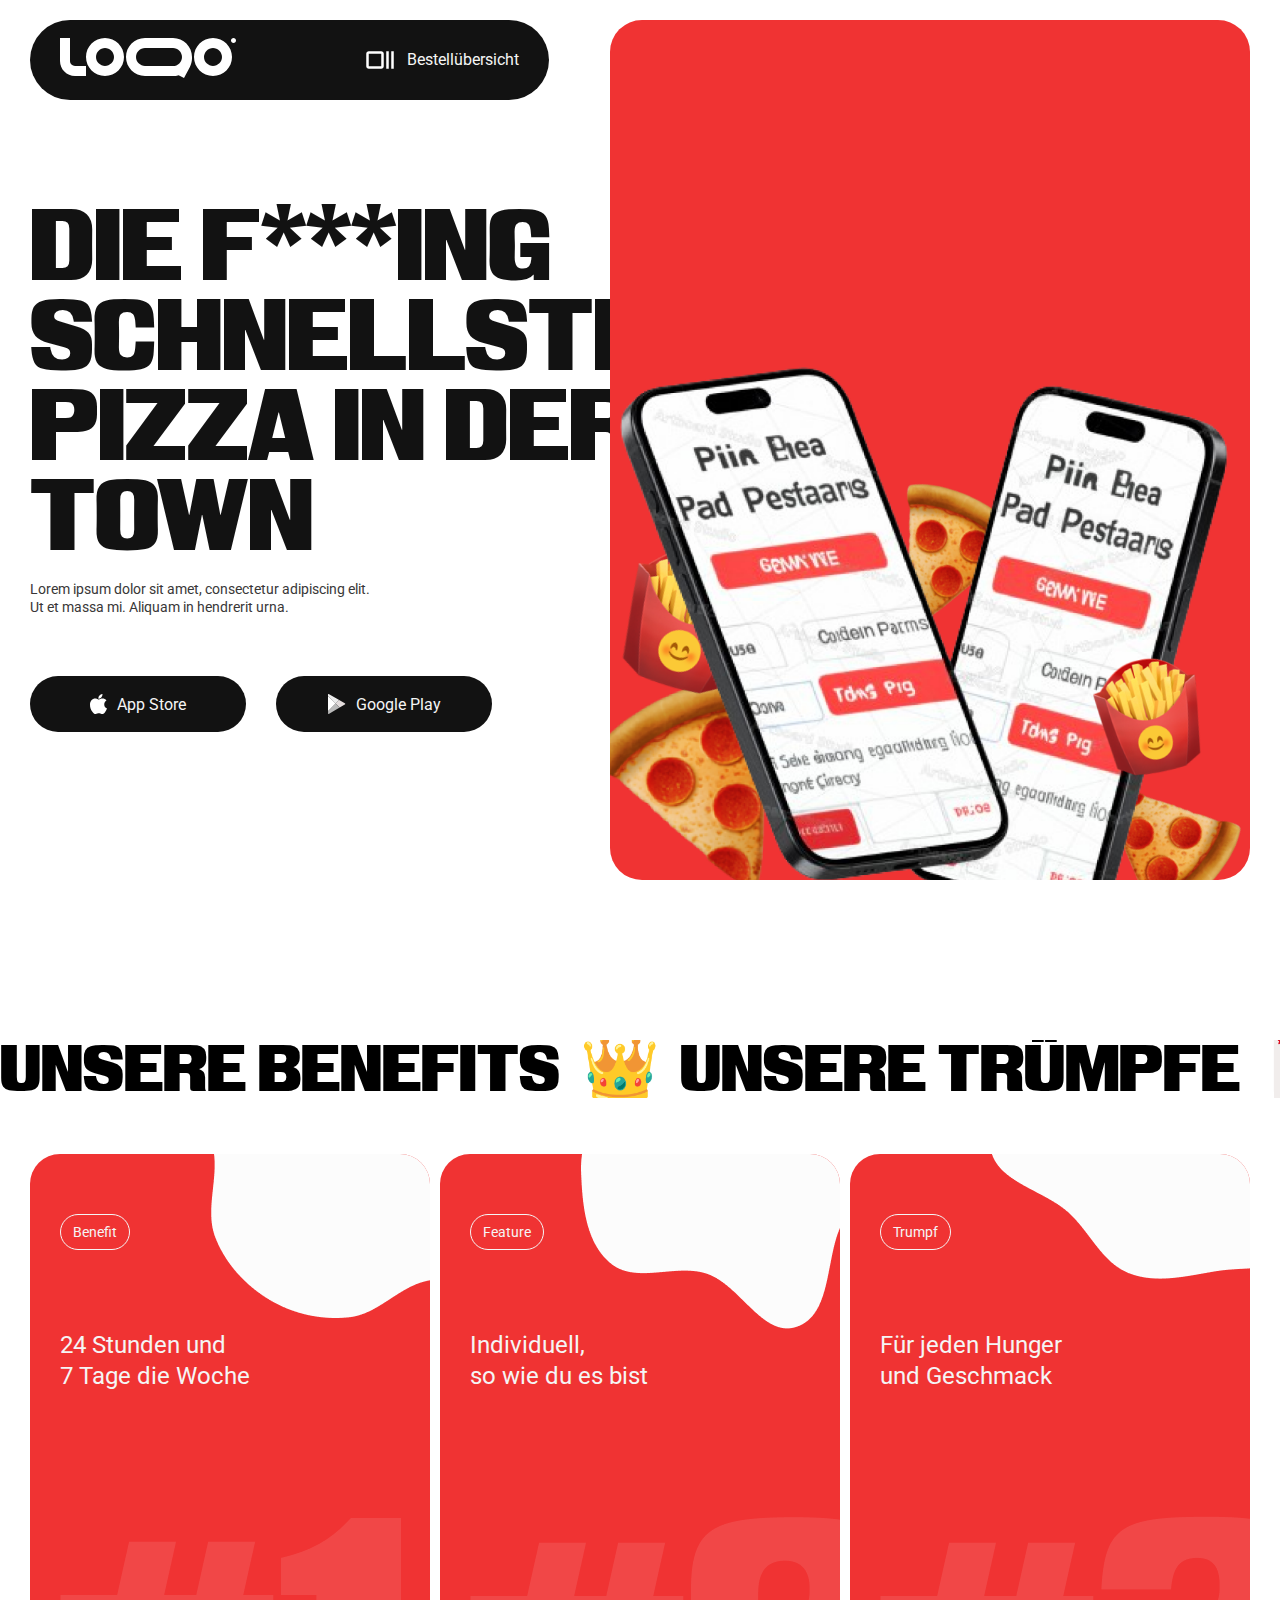
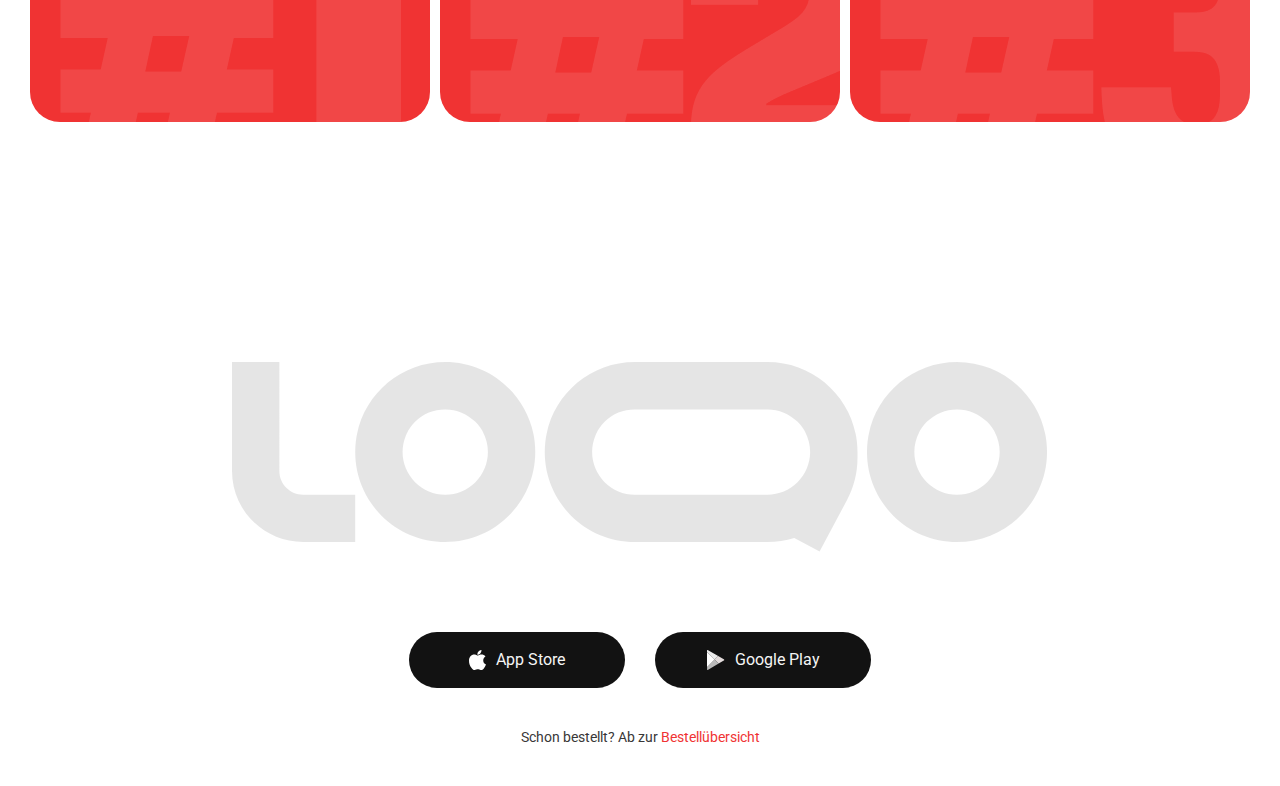
<file: index.html>
<!DOCTYPE html>
<html lang="en">
  <head>
    <meta charset="UTF-8" />
    <meta name="viewport" content="width=device-width, initial-scale=1.0" />
    <link rel="preconnect" href="https://fonts.googleapis.com" />
    <link rel="preconnect" href="https://fonts.gstatic.com" crossorigin />
    <link
      href="https://fonts.googleapis.com/css2?family=Roboto:wght@400;500&display=swap"
      rel="stylesheet"
    />
    <link rel="stylesheet" href="./styles/base.css" type="text/css" />
    <link rel="stylesheet" href="./styles/home.css" type="text/css" />
    <title>LoqoPizza - Fastest Pizza in Town</title>
  </head>
  <body>
    <section class="s-h_fullScreen">
      <div class="s-h_left">
        <nav class="p-nav">
          <a href="/index.html" class="n-logo_wr">
            <svg
              width="176"
              height="40"
              viewBox="0 0 176 40"
              fill="none"
              xmlns="http://www.w3.org/2000/svg"
            >
              <g clip-path="url(#clip0_16_68)">
                <path
                  fill-rule="evenodd"
                  clip-rule="evenodd"
                  d="M15 28C13.6739 28 12.4021 27.4732 11.4645 26.5355C10.5268 25.5979 10 24.3261 10 23V0H0V23C0 31.284 6.716 38 15 38H26V28H15ZM45 10C43.8181 10 42.6478 10.2328 41.5558 10.6851C40.4639 11.1374 39.4718 11.8003 38.636 12.636C37.8003 13.4718 37.1374 14.4639 36.6851 15.5558C36.2328 16.6478 36 17.8181 36 19C36 20.1819 36.2328 21.3522 36.6851 22.4442C37.1374 23.5361 37.8003 24.5282 38.636 25.364C39.4718 26.1997 40.4639 26.8626 41.5558 27.3149C42.6478 27.7672 43.8181 28 45 28C47.3869 28 49.6761 27.0518 51.364 25.364C53.0518 23.6761 54 21.3869 54 19C54 16.6131 53.0518 14.3239 51.364 12.636C49.6761 10.9482 47.3869 10 45 10ZM26 19C26 8.507 34.507 0 45 0C55.493 0 64 8.507 64 19C64 29.493 55.493 38 45 38C34.507 38 26 29.493 26 19ZM153 10C150.613 10 148.324 10.9482 146.636 12.636C144.948 14.3239 144 16.6131 144 19C144 21.3869 144.948 23.6761 146.636 25.364C148.324 27.0518 150.613 28 153 28C155.387 28 157.676 27.0518 159.364 25.364C161.052 23.6761 162 21.3869 162 19C162 16.6131 161.052 14.3239 159.364 12.636C157.676 10.9482 155.387 10 153 10ZM134 19C134 8.507 142.507 0 153 0C163.493 0 172 8.507 172 19C172 29.493 163.493 38 153 38C142.507 38 134 29.493 134 19ZM85 0C74.507 0 66 8.507 66 19C66 29.493 74.507 38 85 38H113C114.969 38 116.868 37.7 118.654 37.144L124 40L129.768 29.196C131.233 26.4457 132 23.3773 132 20.261V19C132 8.507 123.493 0 113 0H85ZM122 19C122 16.6131 121.052 14.3239 119.364 12.636C117.676 10.9482 115.387 10 113 10H85C83.8181 10 82.6478 10.2328 81.5558 10.6851C80.4639 11.1374 79.4718 11.8003 78.636 12.636C77.8003 13.4718 77.1374 14.4639 76.6851 15.5558C76.2328 16.6478 76 17.8181 76 19C76 20.1819 76.2328 21.3522 76.6851 22.4442C77.1374 23.5361 77.8003 24.5282 78.636 25.364C79.4718 26.1997 80.4639 26.8626 81.5558 27.3149C82.6478 27.7672 83.8181 28 85 28H113C115.375 28.0001 117.654 27.0615 119.339 25.3888C121.025 23.716 121.982 21.4448 122 19.07V19Z"
                  fill="white"
                />
                <path
                  d="M176 2.5C176 3.16304 175.737 3.79893 175.268 4.26777C174.799 4.73661 174.163 5 173.5 5C172.837 5 172.201 4.73661 171.732 4.26777C171.263 3.79893 171 3.16304 171 2.5C171 1.83696 171.263 1.20107 171.732 0.732233C172.201 0.263392 172.837 0 173.5 0C174.163 0 174.799 0.263392 175.268 0.732233C175.737 1.20107 176 1.83696 176 2.5Z"
                  fill="white"
                />
              </g>
              <defs>
                <clipPath id="clip0_16_68">
                  <rect width="176" height="40" fill="white" />
                </clipPath>
              </defs>
            </svg>
          </a>
          <a href="./bestellübersicht/" class="n-link">
            <svg
              width="30"
              height="30"
              viewBox="0 0 30 30"
              fill="none"
              xmlns="http://www.w3.org/2000/svg"
            >
              <mask
                id="mask0_16_77"
                style="mask-type: alpha"
                maskUnits="userSpaceOnUse"
                x="0"
                y="0"
                width="30"
                height="30"
              >
                <rect width="30" height="30" fill="white" />
              </mask>
              <g mask="url(#mask0_16_77)">
                <path
                  d="M3.75 23.75C3.0625 23.75 2.47396 23.5052 1.98438 23.0156C1.49479 22.526 1.25 21.9375 1.25 21.25V8.75C1.25 8.0625 1.49479 7.47396 1.98438 6.98438C2.47396 6.49479 3.0625 6.25 3.75 6.25H16.25C16.9375 6.25 17.526 6.49479 18.0156 6.98438C18.5052 7.47396 18.75 8.0625 18.75 8.75V21.25C18.75 21.9375 18.5052 22.526 18.0156 23.0156C17.526 23.5052 16.9375 23.75 16.25 23.75H3.75ZM3.75 21.25H16.25V8.75H3.75V21.25ZM21.25 23.75V6.25H23.75V23.75H21.25ZM26.25 23.75V6.25H28.75V23.75H26.25Z"
                  fill="white"
                />
              </g>
            </svg>
            <p class="t-body c-white">Bestellübersicht</p>
          </a>
        </nav>
        <div class="s-txt_wr">
          <h1 class="t-h1">
            Die f***ing<br />schnellste<br />Pizza in der<br />Town
          </h1>
          <p class="t-body">
            Lorem ipsum dolor sit amet, consectetur adipiscing elit. Ut et massa
            mi. Aliquam in hendrerit urna.
          </p>
        </div>
        <div class="s-btn_wr">
          <a href="https://www.apple.com/de/app-store/" class="p-cta_btn">
            <svg
              width="17"
              height="20"
              viewBox="0 0 17 20"
              fill="none"
              xmlns="http://www.w3.org/2000/svg"
            >
              <g clip-path="url(#clip0_16_33)">
                <path
                  d="M8.3829 4.83886C9.47058 4.83886 10.4248 4.40754 11.2454 3.54486C12.066 2.68219 12.4764 1.67905 12.4764 0.535453C12.4764 0.409853 12.4666 0.231368 12.4471 0C12.3038 0.0198316 12.1963 0.0363579 12.1247 0.0495789C11.1217 0.195011 10.2391 0.694105 9.47709 1.54684C8.71507 2.3996 8.33406 3.31185 8.33406 4.2836C8.33406 4.39596 8.35034 4.58107 8.3829 4.83886ZM12.281 20C13.056 20 13.9125 19.4613 14.8504 18.3837C15.7883 17.3062 16.5047 16.0403 16.9997 14.586C15.1565 13.6209 14.2349 12.236 14.2349 10.4313C14.2349 8.92415 14.9807 7.63512 16.4722 6.56421C15.4366 5.24872 14.0688 4.59097 12.3689 4.59097C11.6525 4.59097 10.9979 4.70004 10.4052 4.91819L10.034 5.05701L9.53572 5.25533C9.21006 5.38093 8.91371 5.44375 8.64668 5.44375C8.43825 5.44375 8.16469 5.37101 7.82604 5.22558L7.44501 5.06693L7.08354 4.91819C6.55597 4.69343 5.98934 4.58105 5.38363 4.58105C3.76186 4.58105 2.45925 5.13634 1.47577 6.24691C0.492281 7.35745 0.000549316 8.82168 0.000549316 10.6396C0.000549316 13.1978 0.788627 15.5611 2.3648 17.7293C3.45901 19.2431 4.45877 20 5.36408 20C5.74836 20 6.12937 19.924 6.50713 19.7719L6.98584 19.5736L7.36687 19.4348C7.90094 19.2431 8.39267 19.1472 8.84207 19.1472C9.31753 19.1472 9.86463 19.2696 10.4834 19.5141L10.7862 19.6331C11.418 19.8777 11.9163 20 12.281 20Z"
                  fill="white"
                />
              </g>
              <defs>
                <clipPath id="clip0_16_33">
                  <rect width="17" height="20" fill="white" />
                </clipPath>
              </defs>
            </svg>
            <p>App Store</p>
          </a>
          <a href="https://play.google.com/store/games" class="p-cta_btn">
            <svg
              width="18"
              height="20"
              viewBox="0 0 18 20"
              fill="none"
              xmlns="http://www.w3.org/2000/svg"
            >
              <g clip-path="url(#clip0_16_41)">
                <path
                  d="M11.2069 6.10533L0.65961 0.0771082C0.527075 0.000152232 0.360337 0.00442757 0.232077 0.0813835C0.0995418 0.158339 0.0183105 0.29515 0.0183105 0.449062C0.0183105 0.449062 0.0225859 1.00486 0.0268612 1.91978L7.70963 9.60255L11.2069 6.10533Z"
                  fill="#ECECEC"
                />
                <path
                  d="M0.0268555 1.91943C0.0396815 5.21999 0.0781594 13.232 0.0952608 17.2208L7.7139 9.6022L0.0268555 1.91943Z"
                  fill="white"
                />
                <path
                  d="M17.2436 9.55517L11.2069 6.10498L7.70538 9.6022L11.6558 13.5526L17.2479 10.2948C17.3805 10.2178 17.4617 10.0768 17.4617 9.92713C17.4617 9.77321 17.3762 9.63213 17.2436 9.55517Z"
                  fill="#E3DCDC"
                />
                <path
                  d="M0.0910034 17.2208C0.0995541 18.6445 0.103829 19.5551 0.103829 19.5551C0.103829 19.7091 0.185061 19.8501 0.317596 19.9228C0.450131 19.9998 0.612594 19.9998 0.745129 19.9228L11.66 13.5569L7.70964 9.60645L0.0910034 17.2208Z"
                  fill="#BABABA"
                />
              </g>
              <defs>
                <clipPath id="clip0_16_41">
                  <rect width="17.48" height="20" fill="white" />
                </clipPath>
              </defs>
            </svg>
            <p>Google Play</p>
          </a>
        </div>
      </div>
      <div class="s-h_right">
        <img
          class="s-h_img"
          src="./assets/heroImg.png"
          alt="Ein Bild unserer geilen App"
        />
      </div>
    </section>
    <section class="s-h_fullwidth">
      <div class="marquee">
        <div class="track">
          <h2 class="t-h2">Unsere Benefits</h2>
          <h2 class="t-h2">👑</h2>
          <h2 class="t-h2">Unsere Trümpfe</h2>
          <h2 class="t-h2">🃏</h2>
          <h2 class="t-h2">Unsere Vorteile</h2>
          <h2 class="t-h2">✨</h2>
          <h2 class="t-h2">Unsere Features</h2>
          <h2 class="t-h2">🎩</h2>
          <h2 class="t-h2">Unsere Benefits</h2>
          <h2 class="t-h2">👑</h2>
          <h2 class="t-h2">Unsere Trümpfe</h2>
          <h2 class="t-h2">🃏</h2>
          <h2 class="t-h2">Unsere Vorteile</h2>
          <h2 class="t-h2">✨</h2>
          <h2 class="t-h2">Unsere Features</h2>
          <h2 class="t-h2">🎩</h2>
        </div>
      </div>
      <ul>
        <li class="li-item">
          <div class="li-content">
            <div>
              <p class="t-body c-white">Benefit</p>
            </div>
            <p class="t-bodyBig c-white">
              24 Stunden und<br />7 Tage die Woche
            </p>
          </div>
          <img class="img_abs blob" src="./assets/blobOne.png" alt="ein Bild" />
          <img class="img_abs num" src="./assets/numOne.png" alt="ein Bild" />
        </li>
        <li class="li-item">
          <div class="li-content">
            <div>
              <p class="t-body c-white">Feature</p>
            </div>
            <p class="t-bodyBig c-white">Individuell,<br />so wie du es bist</p>
          </div>
          <img class="img_abs blob" src="./assets/blobTwo.png" alt="ein Bild" />
          <img class="img_abs num" src="./assets/numTwo.png" alt="ein Bild" />
        </li>
        <li class="li-item">
          <div class="li-content">
            <div>
              <p class="t-body c-white">Trumpf</p>
            </div>
            <p class="t-bodyBig c-white">Für jeden Hunger<br />und Geschmack</p>
          </div>
          <img
            class="img_abs blob"
            src="./assets/blobThree.png"
            alt="ein Bild"
          />
          <img class="img_abs num" src="./assets/numThree.png" alt="ein Bild" />
        </li>
      </ul>
    </section>
    <footer class="p-footer">
      <svg
        width="816"
        height="190"
        viewBox="0 0 816 190"
        fill="none"
        xmlns="http://www.w3.org/2000/svg"
      >
        <path
          fill-rule="evenodd"
          clip-rule="evenodd"
          d="M71.0795 132.65C64.7957 132.65 58.7693 130.154 54.3259 125.712C49.8826 121.27 47.3864 115.245 47.3864 108.963V0H0V108.963C0 148.208 31.8247 180.025 71.0795 180.025H123.205V132.65H71.0795ZM213.239 47.375C207.638 47.375 202.092 48.4779 196.918 50.6206C191.744 52.7633 187.042 55.904 183.082 59.8632C179.122 63.8225 175.981 68.5228 173.837 73.6958C171.694 78.8689 170.591 84.4133 170.591 90.0125C170.591 95.6117 171.694 101.156 173.837 106.329C175.981 111.502 179.122 116.203 183.082 120.162C187.042 124.121 191.744 127.262 196.918 129.404C202.092 131.547 207.638 132.65 213.239 132.65C224.549 132.65 235.397 128.158 243.395 120.162C251.393 112.166 255.886 101.321 255.886 90.0125C255.886 78.7043 251.393 67.8593 243.395 59.8632C235.397 51.8672 224.549 47.375 213.239 47.375ZM123.205 90.0125C123.205 40.3019 163.516 0 213.239 0C262.961 0 303.273 40.3019 303.273 90.0125C303.273 139.723 262.961 180.025 213.239 180.025C163.516 180.025 123.205 139.723 123.205 90.0125ZM725.011 47.375C713.7 47.375 702.853 51.8672 694.855 59.8632C686.857 67.8593 682.364 78.7043 682.364 90.0125C682.364 101.321 686.857 112.166 694.855 120.162C702.853 128.158 713.7 132.65 725.011 132.65C736.322 132.65 747.17 128.158 755.168 120.162C763.166 112.166 767.659 101.321 767.659 90.0125C767.659 78.7043 763.166 67.8593 755.168 59.8632C747.17 51.8672 736.322 47.375 725.011 47.375ZM634.977 90.0125C634.977 40.3019 675.289 0 725.011 0C774.734 0 815.045 40.3019 815.045 90.0125C815.045 139.723 774.734 180.025 725.011 180.025C675.289 180.025 634.977 139.723 634.977 90.0125ZM402.784 0C353.062 0 312.75 40.3019 312.75 90.0125C312.75 139.723 353.062 180.025 402.784 180.025H535.466C544.796 180.025 553.795 178.604 562.258 175.97L587.591 189.5L614.923 138.316C621.866 125.286 625.499 110.75 625.5 95.9865V90.0125C625.5 40.3019 585.188 0 535.466 0H402.784ZM578.114 90.0125C578.114 78.7043 573.62 67.8593 565.622 59.8632C557.624 51.8672 546.777 47.375 535.466 47.375H402.784C397.183 47.375 391.638 48.4779 386.463 50.6206C381.289 52.7633 376.588 55.904 372.628 59.8632C368.667 63.8225 365.526 68.5228 363.383 73.6958C361.239 78.8689 360.136 84.4133 360.136 90.0125C360.136 95.6117 361.239 101.156 363.383 106.329C365.526 111.502 368.667 116.203 372.628 120.162C376.588 124.121 381.289 127.262 386.463 129.404C391.638 131.547 397.183 132.65 402.784 132.65H535.466C546.719 132.65 557.517 128.204 565.506 120.279C573.494 112.355 578.026 101.595 578.114 90.3441V90.0125Z"
          fill="black"
          opacity="0.1"
        />
      </svg>
      <div class="s-btn_wr">
        <a href="https://www.apple.com/de/app-store/" class="p-cta_btn">
          <svg
            width="17"
            height="20"
            viewBox="0 0 17 20"
            fill="none"
            xmlns="http://www.w3.org/2000/svg"
          >
            <g clip-path="url(#clip0_16_34)">
              <path
                d="M8.3829 4.83886C9.47058 4.83886 10.4248 4.40754 11.2454 3.54486C12.066 2.68219 12.4764 1.67905 12.4764 0.535453C12.4764 0.409853 12.4666 0.231368 12.4471 0C12.3038 0.0198316 12.1963 0.0363579 12.1247 0.0495789C11.1217 0.195011 10.2391 0.694105 9.47709 1.54684C8.71507 2.3996 8.33406 3.31185 8.33406 4.2836C8.33406 4.39596 8.35034 4.58107 8.3829 4.83886ZM12.281 20C13.056 20 13.9125 19.4613 14.8504 18.3837C15.7883 17.3062 16.5047 16.0403 16.9997 14.586C15.1565 13.6209 14.2349 12.236 14.2349 10.4313C14.2349 8.92415 14.9807 7.63512 16.4722 6.56421C15.4366 5.24872 14.0688 4.59097 12.3689 4.59097C11.6525 4.59097 10.9979 4.70004 10.4052 4.91819L10.034 5.05701L9.53572 5.25533C9.21006 5.38093 8.91371 5.44375 8.64668 5.44375C8.43825 5.44375 8.16469 5.37101 7.82604 5.22558L7.44501 5.06693L7.08354 4.91819C6.55597 4.69343 5.98934 4.58105 5.38363 4.58105C3.76186 4.58105 2.45925 5.13634 1.47577 6.24691C0.492281 7.35745 0.000549316 8.82168 0.000549316 10.6396C0.000549316 13.1978 0.788627 15.5611 2.3648 17.7293C3.45901 19.2431 4.45877 20 5.36408 20C5.74836 20 6.12937 19.924 6.50713 19.7719L6.98584 19.5736L7.36687 19.4348C7.90094 19.2431 8.39267 19.1472 8.84207 19.1472C9.31753 19.1472 9.86463 19.2696 10.4834 19.5141L10.7862 19.6331C11.418 19.8777 11.9163 20 12.281 20Z"
                fill="white"
              />
            </g>
            <defs>
              <clipPath id="clip0_16_34">
                <rect width="17" height="20" fill="white" />
              </clipPath>
            </defs>
          </svg>
          <p>App Store</p>
        </a>
        <a href="https://play.google.com/store/games" class="p-cta_btn">
          <svg
            width="18"
            height="20"
            viewBox="0 0 18 20"
            fill="none"
            xmlns="http://www.w3.org/2000/svg"
          >
            <g clip-path="url(#clip0_16_42)">
              <path
                d="M11.2069 6.10533L0.65961 0.0771082C0.527075 0.000152232 0.360337 0.00442757 0.232077 0.0813835C0.0995418 0.158339 0.0183105 0.29515 0.0183105 0.449062C0.0183105 0.449062 0.0225859 1.00486 0.0268612 1.91978L7.70963 9.60255L11.2069 6.10533Z"
                fill="#ECECEC"
              />
              <path
                d="M0.0268555 1.91943C0.0396815 5.21999 0.0781594 13.232 0.0952608 17.2208L7.7139 9.6022L0.0268555 1.91943Z"
                fill="white"
              />
              <path
                d="M17.2436 9.55517L11.2069 6.10498L7.70538 9.6022L11.6558 13.5526L17.2479 10.2948C17.3805 10.2178 17.4617 10.0768 17.4617 9.92713C17.4617 9.77321 17.3762 9.63213 17.2436 9.55517Z"
                fill="#E3DCDC"
              />
              <path
                d="M0.0910034 17.2208C0.0995541 18.6445 0.103829 19.5551 0.103829 19.5551C0.103829 19.7091 0.185061 19.8501 0.317596 19.9228C0.450131 19.9998 0.612594 19.9998 0.745129 19.9228L11.66 13.5569L7.70964 9.60645L0.0910034 17.2208Z"
                fill="#BABABA"
              />
            </g>
            <defs>
              <clipPath id="clip0_16_42">
                <rect width="17.48" height="20" fill="white" />
              </clipPath>
            </defs>
          </svg>
          <p>Google Play</p>
        </a>
      </div>
      <p class="t-body">
        Schon bestellt? Ab zur
        <a class="f-link" href="./bestellübersicht/">Bestellübersicht</a>
      </p>
    </footer>
  </body>
</html>
</file>
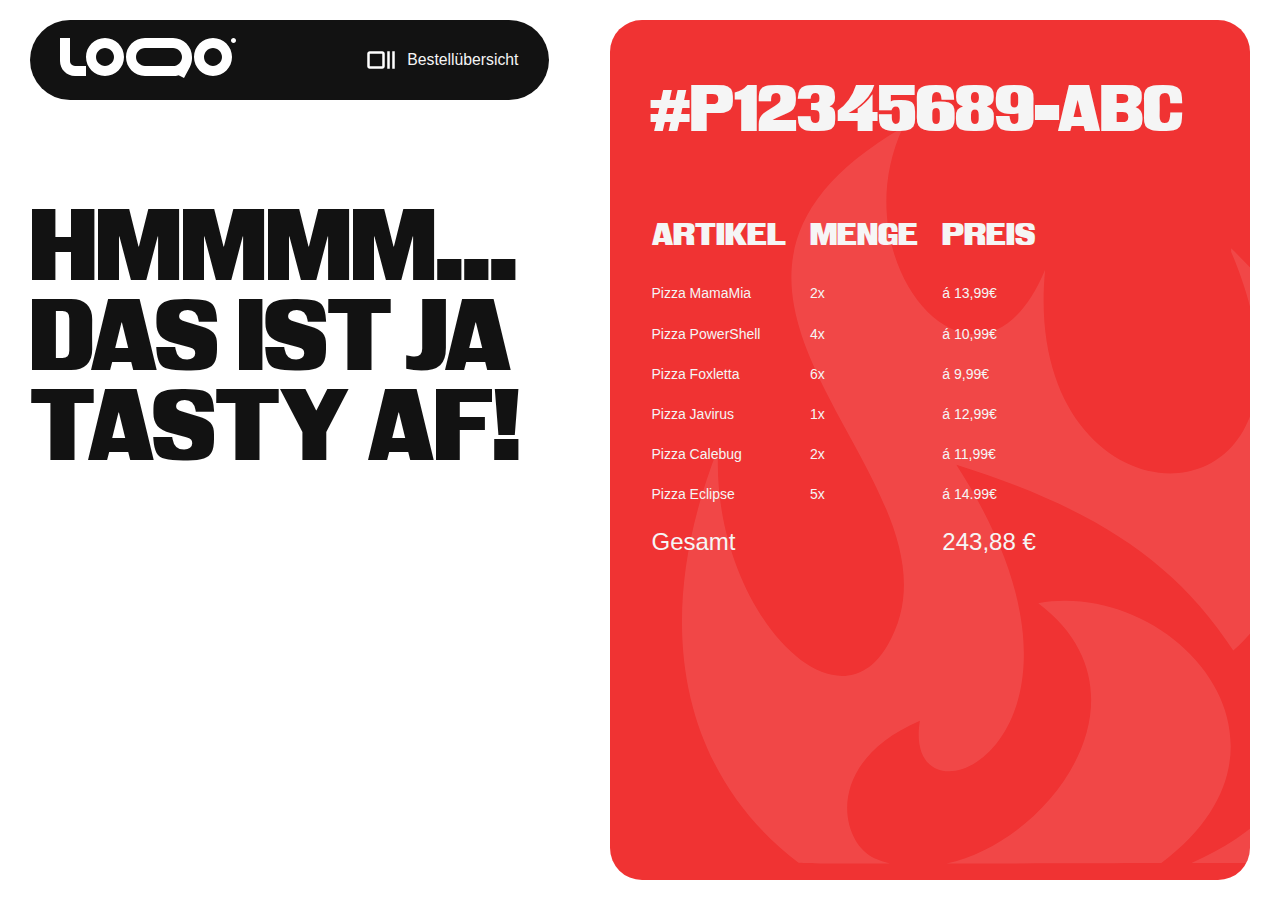
<file: bestellübersicht/index.html>
<!DOCTYPE html>
<html lang="en">
  <head>
    <meta charset="UTF-8" />
    <meta name="viewport" content="width=device-width, initial-scale=1.0" />
    <link rel="stylesheet" href="../styles/base.css" type="text/css" />
    <link rel="stylesheet" href="../styles/overview.css" type="text/css" />
    <title>LoqoPizza - Bestellübersicht</title>
  </head>
  <body>
    <section class="s-h_fullScreen">
      <div class="s-h_left">
        <nav class="p-nav">
          <a href="/index.html" class="n-logo_wr">
            <svg
              width="176"
              height="40"
              viewBox="0 0 176 40"
              fill="none"
              xmlns="http://www.w3.org/2000/svg"
            >
              <g clip-path="url(#clip0_16_68)">
                <path
                  fill-rule="evenodd"
                  clip-rule="evenodd"
                  d="M15 28C13.6739 28 12.4021 27.4732 11.4645 26.5355C10.5268 25.5979 10 24.3261 10 23V0H0V23C0 31.284 6.716 38 15 38H26V28H15ZM45 10C43.8181 10 42.6478 10.2328 41.5558 10.6851C40.4639 11.1374 39.4718 11.8003 38.636 12.636C37.8003 13.4718 37.1374 14.4639 36.6851 15.5558C36.2328 16.6478 36 17.8181 36 19C36 20.1819 36.2328 21.3522 36.6851 22.4442C37.1374 23.5361 37.8003 24.5282 38.636 25.364C39.4718 26.1997 40.4639 26.8626 41.5558 27.3149C42.6478 27.7672 43.8181 28 45 28C47.3869 28 49.6761 27.0518 51.364 25.364C53.0518 23.6761 54 21.3869 54 19C54 16.6131 53.0518 14.3239 51.364 12.636C49.6761 10.9482 47.3869 10 45 10ZM26 19C26 8.507 34.507 0 45 0C55.493 0 64 8.507 64 19C64 29.493 55.493 38 45 38C34.507 38 26 29.493 26 19ZM153 10C150.613 10 148.324 10.9482 146.636 12.636C144.948 14.3239 144 16.6131 144 19C144 21.3869 144.948 23.6761 146.636 25.364C148.324 27.0518 150.613 28 153 28C155.387 28 157.676 27.0518 159.364 25.364C161.052 23.6761 162 21.3869 162 19C162 16.6131 161.052 14.3239 159.364 12.636C157.676 10.9482 155.387 10 153 10ZM134 19C134 8.507 142.507 0 153 0C163.493 0 172 8.507 172 19C172 29.493 163.493 38 153 38C142.507 38 134 29.493 134 19ZM85 0C74.507 0 66 8.507 66 19C66 29.493 74.507 38 85 38H113C114.969 38 116.868 37.7 118.654 37.144L124 40L129.768 29.196C131.233 26.4457 132 23.3773 132 20.261V19C132 8.507 123.493 0 113 0H85ZM122 19C122 16.6131 121.052 14.3239 119.364 12.636C117.676 10.9482 115.387 10 113 10H85C83.8181 10 82.6478 10.2328 81.5558 10.6851C80.4639 11.1374 79.4718 11.8003 78.636 12.636C77.8003 13.4718 77.1374 14.4639 76.6851 15.5558C76.2328 16.6478 76 17.8181 76 19C76 20.1819 76.2328 21.3522 76.6851 22.4442C77.1374 23.5361 77.8003 24.5282 78.636 25.364C79.4718 26.1997 80.4639 26.8626 81.5558 27.3149C82.6478 27.7672 83.8181 28 85 28H113C115.375 28.0001 117.654 27.0615 119.339 25.3888C121.025 23.716 121.982 21.4448 122 19.07V19Z"
                  fill="white"
                />
                <path
                  d="M176 2.5C176 3.16304 175.737 3.79893 175.268 4.26777C174.799 4.73661 174.163 5 173.5 5C172.837 5 172.201 4.73661 171.732 4.26777C171.263 3.79893 171 3.16304 171 2.5C171 1.83696 171.263 1.20107 171.732 0.732233C172.201 0.263392 172.837 0 173.5 0C174.163 0 174.799 0.263392 175.268 0.732233C175.737 1.20107 176 1.83696 176 2.5Z"
                  fill="white"
                />
              </g>
              <defs>
                <clipPath id="clip0_16_68">
                  <rect width="176" height="40" fill="white" />
                </clipPath>
              </defs>
            </svg>
          </a>
          <a href="./bestellübersicht/" class="n-link">
            <svg
              width="30"
              height="30"
              viewBox="0 0 30 30"
              fill="none"
              xmlns="http://www.w3.org/2000/svg"
            >
              <mask
                id="mask0_16_77"
                style="mask-type: alpha"
                maskUnits="userSpaceOnUse"
                x="0"
                y="0"
                width="30"
                height="30"
              >
                <rect width="30" height="30" fill="white" />
              </mask>
              <g mask="url(#mask0_16_77)">
                <path
                  d="M3.75 23.75C3.0625 23.75 2.47396 23.5052 1.98438 23.0156C1.49479 22.526 1.25 21.9375 1.25 21.25V8.75C1.25 8.0625 1.49479 7.47396 1.98438 6.98438C2.47396 6.49479 3.0625 6.25 3.75 6.25H16.25C16.9375 6.25 17.526 6.49479 18.0156 6.98438C18.5052 7.47396 18.75 8.0625 18.75 8.75V21.25C18.75 21.9375 18.5052 22.526 18.0156 23.0156C17.526 23.5052 16.9375 23.75 16.25 23.75H3.75ZM3.75 21.25H16.25V8.75H3.75V21.25ZM21.25 23.75V6.25H23.75V23.75H21.25ZM26.25 23.75V6.25H28.75V23.75H26.25Z"
                  fill="white"
                />
              </g>
            </svg>
            <p class="t-body c-white">Bestellübersicht</p>
          </a>
        </nav>
        <div class="s-txt_wr">
          <h1 class="t-h1">Hmmmm...<br />das ist ja<br />tasty af!</h1>
        </div>
      </div>
      <div class="s-h_right">
        <h2 class="t-h2 c-white">#P12345689-ABC</h2>
        <table class="s-h_table">
          <tr>
            <th>
              <p class="t-h3 c-white">Artikel</p>
            </th>
            <th>
              <p class="t-h3 c-white">Menge</p>
            </th>
            <th>
              <p class="t-h3 c-white">Preis</p>
            </th>
          </tr>
          <tr>
            <td>
              <p class="t-body c-white">Pizza MamaMia</p>
            </td>
            <td>
              <p class="t-body c-white">2x</p>
            </td>
            <td>
              <p class="t-body c-white">á 13,99€</p>
            </td>
          </tr>
          <tr>
            <td>
              <p class="t-body c-white">Pizza PowerShell</p>
            </td>
            <td>
              <p class="t-body c-white">4x</p>
            </td>
            <td>
              <p class="t-body c-white">á 10,99€</p>
            </td>
          </tr>
          <tr>
            <td>
              <p class="t-body c-white">Pizza Foxletta</p>
            </td>
            <td>
              <p class="t-body c-white">6x</p>
            </td>
            <td>
              <p class="t-body c-white">á 9,99€</p>
            </td>
          </tr>
          <tr>
            <td>
              <p class="t-body c-white">Pizza Javirus</p>
            </td>
            <td>
              <p class="t-body c-white">1x</p>
            </td>
            <td>
              <p class="t-body c-white">á 12,99€</p>
            </td>
          </tr>
          <tr>
            <td>
              <p class="t-body c-white">Pizza Calebug</p>
            </td>
            <td>
              <p class="t-body c-white">2x</p>
            </td>
            <td>
              <p class="t-body c-white">á 11,99€</p>
            </td>
          </tr>
          <tr>
            <td>
              <p class="t-body c-white">Pizza Eclipse</p>
            </td>
            <td>
              <p class="t-body c-white">5x</p>
            </td>
            <td>
              <p class="t-body c-white">á 14.99€</p>
            </td>
          </tr>
          <tr>
            <td>
              <p class="t-bodyBig c-white">Gesamt</p>
            </td>
            <td></td>
            <td>
              <p class="t-bodyBig c-white">243,88 €</p>
            </td>
          </tr>
        </table>
        <svg
          width="800"
          height="786"
          viewBox="0 0 800 786"
          fill="none"
          xmlns="http://www.w3.org/2000/svg"
          class="s-h_svg"
        >
          <g opacity="0.1">
            <path
              d="M296.75 769.55C367.425 769.45 449.75 769.15 511.325 769C671.3 648.875 522.55 485.475 388.35 509.125C506.85 598.7 403.75 745.475 296.75 769.55ZM581.125 154.325C581.15 155.45 581.125 156.575 581.125 157.725C704.3 447.675 368.275 452.75 395.125 175.65C330.1 332.375 187.825 172.3 253.05 33.2749C-33.7749 199.7 334.15 387.925 237.15 551.9C182.425 644.4 59.4251 507.7 68.2501 354.1C-9.4249 551.25 47.1251 692.225 148.55 768.675C151.225 769.325 188.125 769.575 239.875 769.6C234.575 768.25 229.4 766.475 224.325 764.25C190.95 749.6 171.325 669.05 269.875 626.675C250.2 747.625 485.025 647.625 306.325 370.675C439.275 412.6 523.2 464.3 583.275 556.525C625.625 518.75 656.025 454.675 665.275 391.625C733.1 513.35 701.925 700.5 541.525 768.925C577 768.85 600.775 768.875 603.3 769.05C844.725 714.8 820.625 386.975 581.125 154.325Z"
              fill="white"
            />
          </g>
        </svg>
      </div>
    </section>
  </body>
</html>
</file>
<file: styles/base.css>
@font-face {
  font-family: "KTF Rublena";
  src: url(../typeface/KTFRublena-Solid.woff2);
  font-weight: 900;
  font-style: normal;
  font-display: swap;
}

*,
*::before,
*::after {
  box-sizing: border-box;
  margin: 0;
  padding: 0;
}

:root {
  --font-rublena: "KTF Rublena", sans-serif;
  --font-roboto: "Roboto", sans-serif;

  --color-love-red: hsla(0, 86%, 57%, 1);
  --color-light-black: hsla(0, 0%, 7%, 1);
  --color-light-gray: hsla(0, 2%, 22%, 1);
  --color-soft-white: hsla(0, 0%, 96%, 1);
}

/* Path: styles/base.css */
html {
  overscroll-behavior: none;
  scroll-behavior: smooth;
  overflow-x: clip;
}

/* Elements: Hero-Section */
.p-nav {
  width: 100%;
  height: 5em;
  padding: 0 1.875em;
  display: flex;
  align-items: center;
  justify-content: space-between;
  background: var(--color-light-black);
  border-radius: 6.25em;
  margin-bottom: 6.25em;
}

.s-h_fullScreen {
  width: 100vw;
  height: 100dvh;
  padding: 1.25em 1.875em;
  display: flex;
  position: relative;
  justify-content: space-between;
}

.s-h_left {
  position: relative;
  width: 42.5%;
  display: flex;
  flex-direction: column;
  align-items: flex-start;
}

.s-h_right {
  position: relative;
  height: 100%;
  width: 52.5%;
  background: var(--color-love-red);
  border-radius: 2em;
}

.p-footer {
  margin: 15em 0 2.5em;
  width: 100%;
  display: flex;
  flex-direction: column;
  align-items: center;
}

.p-footer > .s-btn_wr {
  margin: 5em 0 2.5em;
}

/* Elements: Btn's and a-Tags */
.p-cta_btn {
  width: 13.5em;
  height: 3.5em;
  display: flex;
  align-items: center;
  justify-content: center;
  column-gap: 0.625em;
  background: var(--color-light-black);
  color: var(--color-soft-white);
  border-radius: 100px;
  font-family: var(--font-roboto);
  text-decoration: none;
}

.p-cta_btn:hover {
  background: var(--color-love-red);
  transition: all 0.24s ease-in-out;
}

.n-link {
  text-decoration: none;
  color: var(--color-soft-white);
  display: flex;
  align-items: center;
  column-gap: 0.625em;
  font-size: 1.125em;
}

/* Texts */
.t-h1 {
  font-family: var(--font-rublena);
  font-size: 6.25em;
  font-style: normal;
  font-weight: 900;
  line-height: 0.9;
  color: var(--color-light-black);
  text-transform: uppercase;
}

.t-h2 {
  font-family: var(--font-rublena);
  font-size: 4em;
  font-style: normal;
  font-weight: 900;
  line-height: 0.9;
  text-transform: uppercase;
}

.t-h3 {
  font-family: var(--font-rublena);
  font-size: 2em;
  font-style: normal;
  font-weight: 900;
  line-height: 0.9;
  text-transform: uppercase;
}

.t-bodyBig {
  font-family: var(--font-roboto);
  font-size: 1.5em;
  font-style: normal;
  font-weight: 400;
  line-height: 1.3;
  color: var(--color-light-black);
}

.t-body {
  font-family: var(--font-roboto);
  font-size: 0.875em;
  font-style: normal;
  line-height: 1.3;
  color: var(--color-light-gray);
}

.c-white {
  color: var(--color-soft-white);
}
</file>
<file: styles/home.css>
/* Section: Hero-Fullscreen */
.s-txt_wr {
  display: flex;
  flex-direction: column;
  align-items: flex-start;
  row-gap: 1.25em;
  margin-bottom: 3.75em;
}

.s-txt_wr > .t-body {
  width: 55%;
}

.s-btn_wr {
  display: flex;
  align-items: center;
  column-gap: 1.875em;
}

/* Img */
.s-h_img {
  position: absolute;
  left: 0;
  bottom: 0;
  width: 100%;
}

/* Section: Benefits */
.s-h_fullwidth {
  width: 100%;
  margin-top: 8.75em;
}

.marquee {
  width: 100%;
  overflow: hidden;
  margin-bottom: 3.5em;
}

.track {
  flex-shrink: 0;
  display: flex;
  justify-content: space-around;
  min-width: 100%;
  gap: 1.25em;
  white-space: nowrap;
  animation: scroll 20s linear infinite;
}

.s-h_fullwidth > ul {
  width: 100%;
  padding: 0 1.875em;
  display: flex;
  align-items: flex-start;
  justify-content: space-between;
  list-style: none;
}

.li-item {
  position: relative;
  width: 32.75%;
  height: 35.5em;
  background: var(--color-love-red);
  border-radius: 1.875em;
  padding: 3.75em 1.875em 0;
  overflow: hidden;
}

.li-content {
  display: flex;
  flex-direction: column;
  row-gap: 5em;
}

.li-content > :first-child {
  border: 1px solid var(--color-soft-white);
  align-self: flex-start;
  padding: 0.5em 0.75em;
  border-radius: 100px;
}

.img_abs {
  position: absolute;
  pointer-events: none;
}

.blob {
  top: 0;
  right: 0;
}

.num {
  left: 1.875em;
  bottom: 0;
}

/* Section: Footer */
.f-link {
  display: inline-block;
  position: relative;
  color: var(--color-love-red);
  text-decoration: none;
}

.f-link::after {
  content: "";
  position: absolute;
  width: 100%;
  transform: scaleX(0);
  height: 1px;
  bottom: 0;
  left: 0;
  background-color: var(--color-love-red);
  transform-origin: bottom right;
  transition: transform 0.25s ease-out;
}

.f-link:hover::after {
  transform: scaleX(1);
  transform-origin: bottom left;
}

/* Type: Animation */
@keyframes scroll {
  from {
    transform: translateX(0);
  }
  to {
    transform: translateX(calc(-100% - 1.25em));
  }
}
</file>
<file: styles/overview.css>
/* Element: Hero */

.s-h_right {
  padding: 3.75em 2.5em;
  display: flex;
  flex-direction: column;
}

.s-h_table {
  display: inline-block;
  margin-top: 5em;
  width: 75%;
}

.s-h_svg {
  position: absolute;
  margin: auto;
  bottom: 0;
}

/* Element: Table */
tr {
  text-align: left;
}

th {
  padding-bottom: 1.5em;
}

tr > :nth-child(1) {
  width: 25%;
}
tr > :nth-child(2) {
  width: 25%;
}
tr > :nth-child(3) {
  width: 25%;
}

td {
  width: 25%;
  padding: 0.625em 0;
}
</file>
